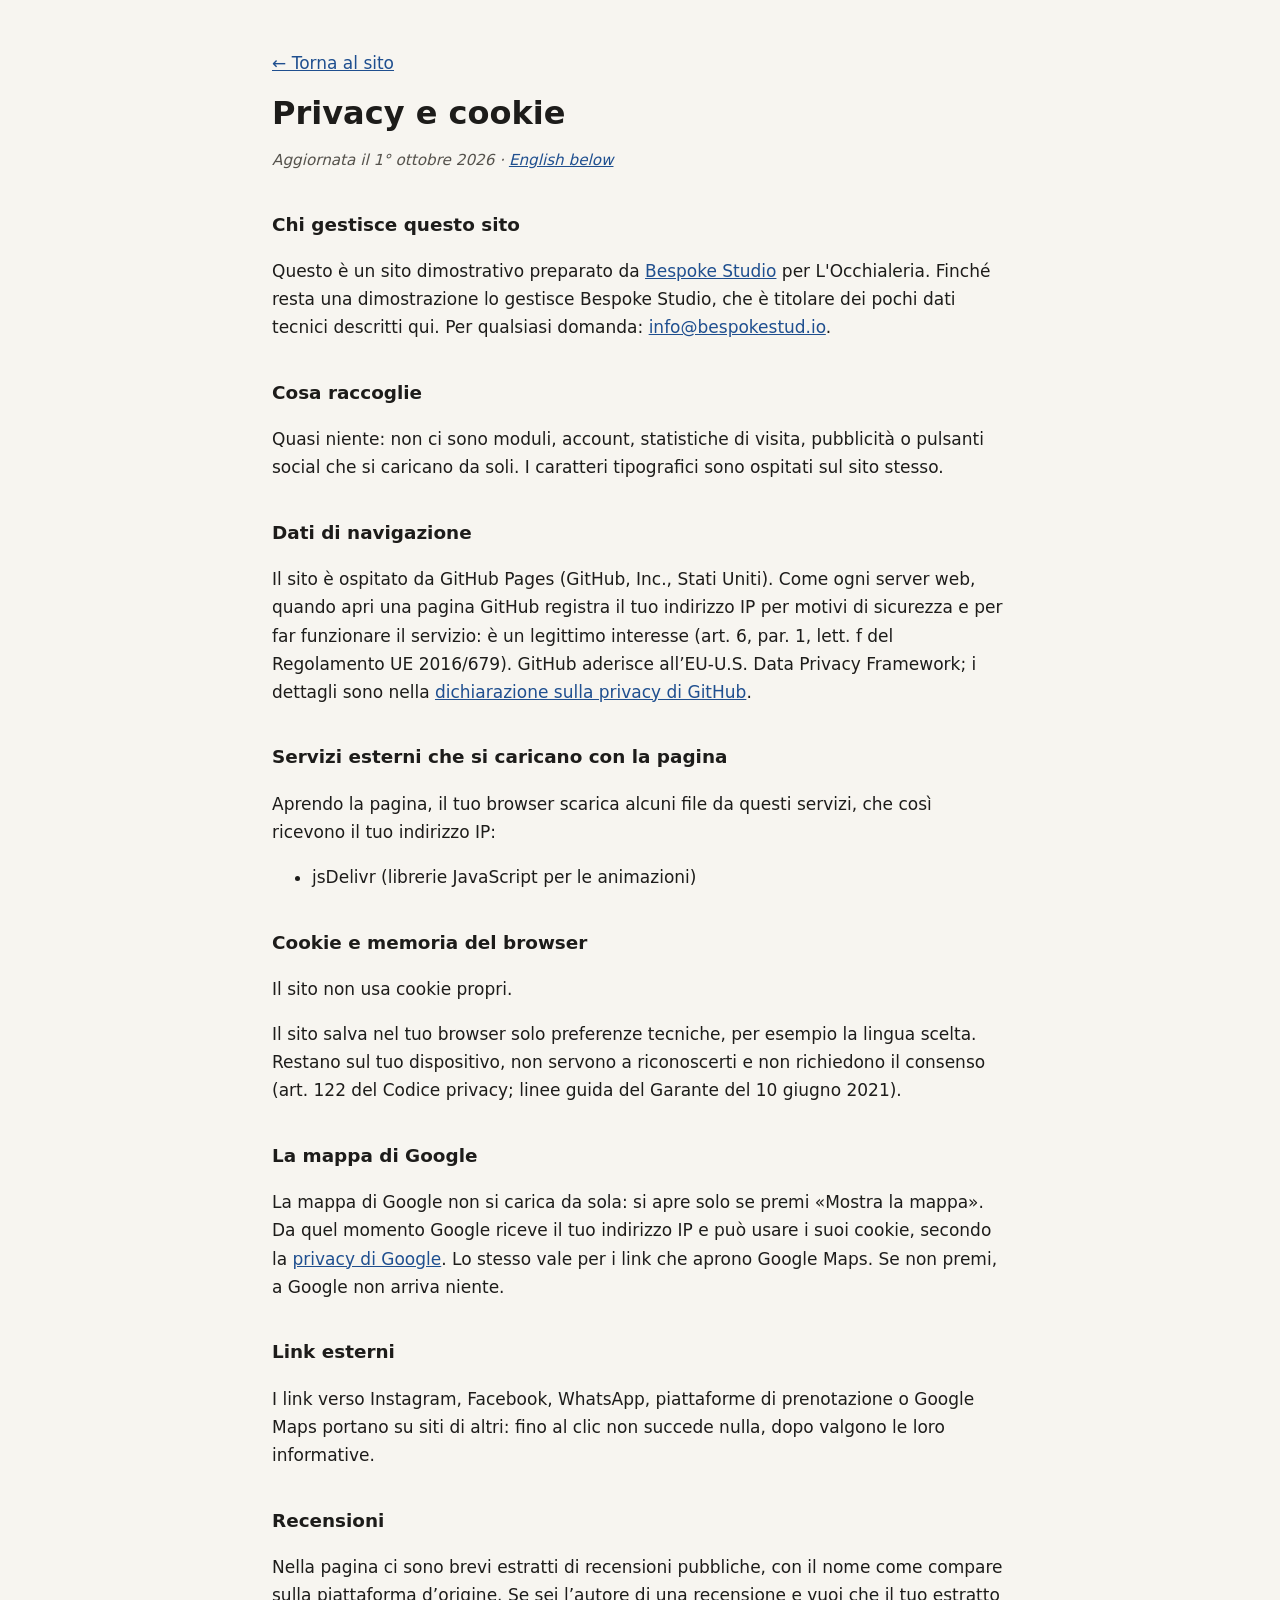
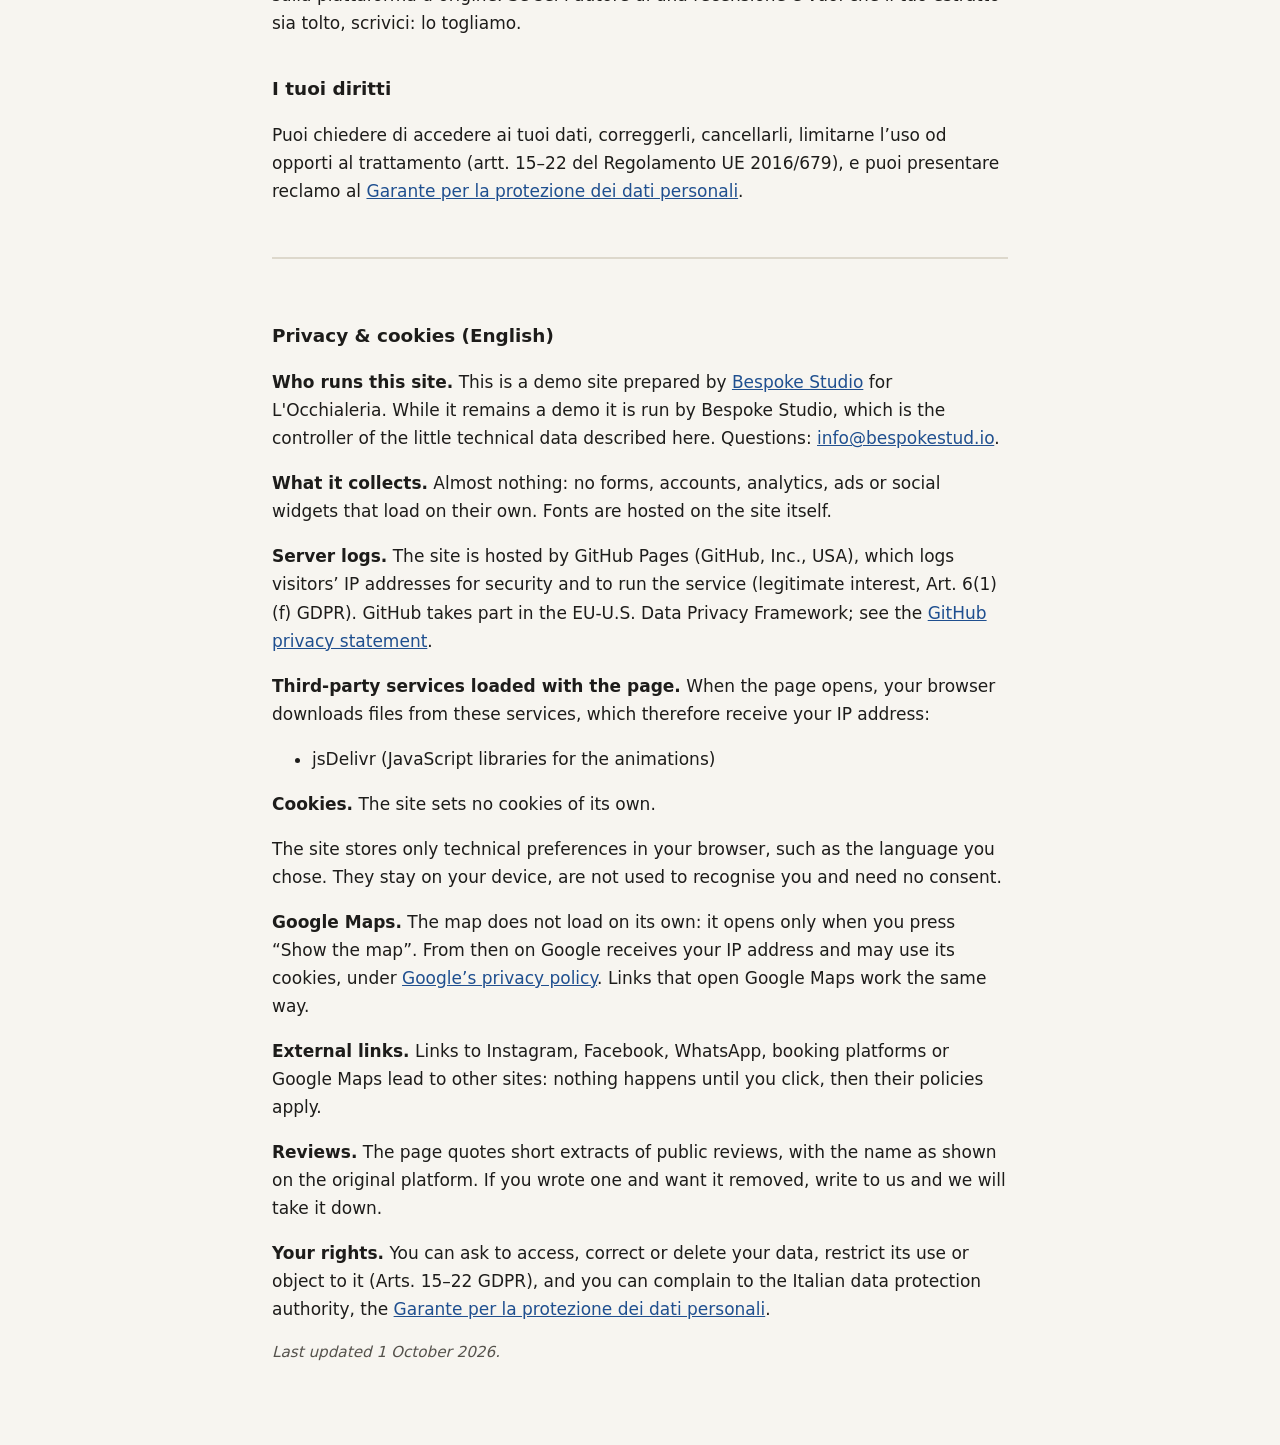
<file: privacy.html>
<!DOCTYPE html>
<html lang="it">
<head>
  <meta charset="UTF-8">
  <meta name="viewport" content="width=device-width, initial-scale=1.0">
  <meta name="robots" content="noindex">
  <title>Privacy e cookie · L'Occhialeria</title>
  <meta name="description" content="Informativa privacy e cookie del sito L'Occhialeria.">
  <style>
    body { margin: 0; background: #f7f5f0; color: #1d1c1a; font: 17px/1.65 system-ui, -apple-system, "Segoe UI", Roboto, sans-serif; }
    main { max-width: 46rem; margin: 0 auto; padding: 32px 20px 64px; }
    h1 { font-size: 2rem; line-height: 1.2; margin: 0.4em 0 0.2em; }
    h2 { font-size: 1.15rem; margin: 2em 0 0.4em; }
    a { color: #1f4f8f; }
    .data { color: #55524c; font-style: italic; font-size: 0.95rem; }
    .en { margin-top: 3em; padding-top: 1.5em; border-top: 2px solid #ddd8cc; }
    code { font-size: 0.9em; background: #ebe7dc; padding: 0 4px; border-radius: 3px; }
  </style>
</head>
<body>
<main>
  <p><a href="index.html">← Torna al sito</a></p>
  <h1>Privacy e cookie</h1>
  <p class="data">Aggiornata il 1° ottobre 2026 · <a href="#english" lang="en">English below</a></p>
  <h2>Chi gestisce questo sito</h2>
  <p>Questo è un sito dimostrativo preparato da <a href="https://bespokestud.io" rel="noopener">Bespoke Studio</a> per L'Occhialeria. Finché resta una dimostrazione lo gestisce Bespoke Studio, che è titolare dei pochi dati tecnici descritti qui. Per qualsiasi domanda: <a href="mailto:info@bespokestud.io">info@bespokestud.io</a>.</p>
  <h2>Cosa raccoglie</h2>
  <p>Quasi niente: non ci sono moduli, account, statistiche di visita, pubblicità o pulsanti social che si caricano da soli. I caratteri tipografici sono ospitati sul sito stesso.</p>
  <h2>Dati di navigazione</h2>
  <p>Il sito è ospitato da GitHub Pages (GitHub, Inc., Stati Uniti). Come ogni server web, quando apri una pagina GitHub registra il tuo indirizzo IP per motivi di sicurezza e per far funzionare il servizio: è un legittimo interesse (art. 6, par. 1, lett. f del Regolamento UE 2016/679). GitHub aderisce all’EU-U.S. Data Privacy Framework; i dettagli sono nella <a href="https://docs.github.com/site-policy/privacy-policies/github-general-privacy-statement" rel="noopener">dichiarazione sulla privacy di GitHub</a>.</p>
  <h2>Servizi esterni che si caricano con la pagina</h2>
  <p>Aprendo la pagina, il tuo browser scarica alcuni file da questi servizi, che così ricevono il tuo indirizzo IP:</p>
  <ul><li>jsDelivr (librerie JavaScript per le animazioni)</li></ul>
  <h2>Cookie e memoria del browser</h2>
  <p>Il sito non usa cookie propri.</p>
  <p>Il sito salva nel tuo browser solo preferenze tecniche, per esempio la lingua scelta. Restano sul tuo dispositivo, non servono a riconoscerti e non richiedono il consenso (art. 122 del Codice privacy; linee guida del Garante del 10 giugno 2021).</p>
  <h2>La mappa di Google</h2>
  <p>La mappa di Google non si carica da sola: si apre solo se premi «Mostra la mappa». Da quel momento Google riceve il tuo indirizzo IP e può usare i suoi cookie, secondo la <a href="https://policies.google.com/privacy?hl=it" rel="noopener">privacy di Google</a>. Lo stesso vale per i link che aprono Google Maps. Se non premi, a Google non arriva niente.</p>
  <h2>Link esterni</h2>
  <p>I link verso Instagram, Facebook, WhatsApp, piattaforme di prenotazione o Google Maps portano su siti di altri: fino al clic non succede nulla, dopo valgono le loro informative.</p>
  <h2>Recensioni</h2>
  <p>Nella pagina ci sono brevi estratti di recensioni pubbliche, con il nome come compare sulla piattaforma d’origine. Se sei l’autore di una recensione e vuoi che il tuo estratto sia tolto, scrivici: lo togliamo.</p>
  <h2>I tuoi diritti</h2>
  <p>Puoi chiedere di accedere ai tuoi dati, correggerli, cancellarli, limitarne l’uso od opporti al trattamento (artt. 15–22 del Regolamento UE 2016/679), e puoi presentare reclamo al <a href="https://www.garanteprivacy.it" rel="noopener">Garante per la protezione dei dati personali</a>.</p>
  <div class="en" id="english" lang="en">
    <h2>Privacy &amp; cookies (English)</h2>
    <p><strong>Who runs this site.</strong> This is a demo site prepared by <a href="https://bespokestud.io" rel="noopener">Bespoke Studio</a> for L'Occhialeria. While it remains a demo it is run by Bespoke Studio, which is the controller of the little technical data described here. Questions: <a href="mailto:info@bespokestud.io">info@bespokestud.io</a>.</p>
    <p><strong>What it collects.</strong> Almost nothing: no forms, accounts, analytics, ads or social widgets that load on their own. Fonts are hosted on the site itself.</p>
    <p><strong>Server logs.</strong> The site is hosted by GitHub Pages (GitHub, Inc., USA), which logs visitors’ IP addresses for security and to run the service (legitimate interest, Art. 6(1)(f) GDPR). GitHub takes part in the EU-U.S. Data Privacy Framework; see the <a href="https://docs.github.com/site-policy/privacy-policies/github-general-privacy-statement" rel="noopener">GitHub privacy statement</a>.</p>
    <p><strong>Third-party services loaded with the page.</strong> When the page opens, your browser downloads files from these services, which therefore receive your IP address:</p><ul><li>jsDelivr (JavaScript libraries for the animations)</li></ul>
    <p><strong>Cookies.</strong> The site sets no cookies of its own.</p>
    <p>The site stores only technical preferences in your browser, such as the language you chose. They stay on your device, are not used to recognise you and need no consent.</p>
    <p><strong>Google Maps.</strong> The map does not load on its own: it opens only when you press “Show the map”. From then on Google receives your IP address and may use its cookies, under <a href="https://policies.google.com/privacy?hl=en" rel="noopener">Google’s privacy policy</a>. Links that open Google Maps work the same way.</p>
    <p><strong>External links.</strong> Links to Instagram, Facebook, WhatsApp, booking platforms or Google Maps lead to other sites: nothing happens until you click, then their policies apply.</p>
    <p><strong>Reviews.</strong> The page quotes short extracts of public reviews, with the name as shown on the original platform. If you wrote one and want it removed, write to us and we will take it down.</p>
    <p><strong>Your rights.</strong> You can ask to access, correct or delete your data, restrict its use or object to it (Arts. 15–22 GDPR), and you can complain to the Italian data protection authority, the <a href="https://www.garanteprivacy.it" rel="noopener">Garante per la protezione dei dati personali</a>.</p>
    <p class="data">Last updated 1 October 2026.</p>
  </div>
</main>
</body>
</html>
</file>
